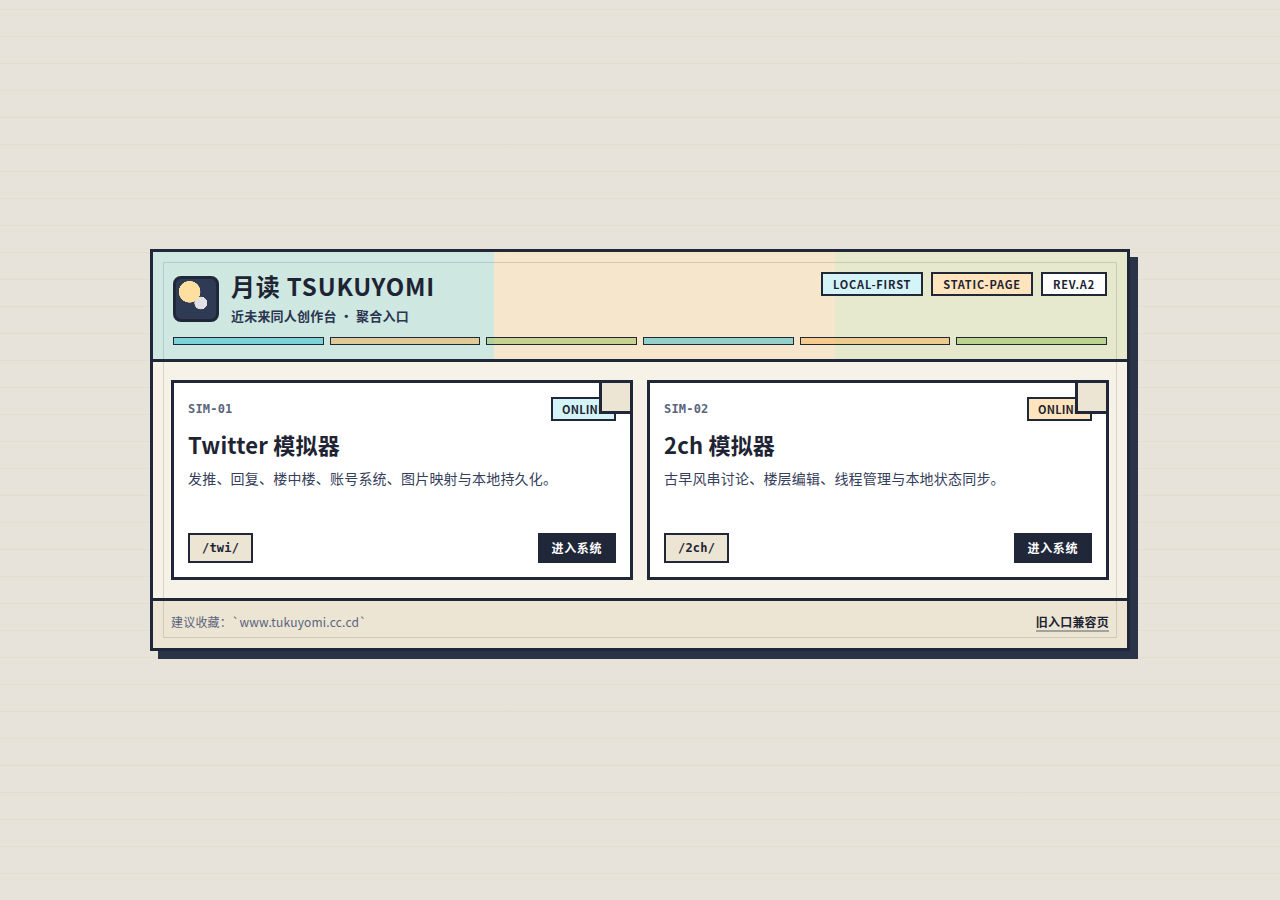
<file: index.html>
<!DOCTYPE html>
<html lang="zh-CN">
<head>
  <meta charset="UTF-8" />
  <meta name="viewport" content="width=device-width, initial-scale=1.0" />
  <meta name="theme-color" content="#f2ede2" />
  <title>月读 Tsukuyomi - 聚合入口</title>
  <link rel="icon" href="twi/assets/icon.svg" type="image/svg+xml" />
  <link rel="stylesheet" href="hub/style.css" />
</head>
<body>
  <main class="wrap">
    <section class="panel panel-main" aria-label="应用入口">
      <header class="top">
        <div class="top-row">
          <div class="brand">
            <div class="moon" aria-hidden="true"></div>
            <div>
              <h1>月读 Tsukuyomi</h1>
              <p class="sub">近未来同人创作台 · 聚合入口</p>
            </div>
          </div>
          <div class="sys-tags" aria-label="系统状态">
            <span class="tag cyan">LOCAL-FIRST</span>
            <span class="tag amber">STATIC-PAGE</span>
            <span class="tag">REV.A2</span>
          </div>
        </div>
        <div class="signal-grid" aria-hidden="true">
          <span></span><span></span><span></span><span></span><span></span><span></span>
        </div>
      </header>

      <div class="grid">
        <a class="card card-twi" href="./twi/" aria-label="进入 Twitter 模拟器">
          <div class="card-head">
            <span class="card-code">SIM-01</span>
            <span class="card-state">ONLINE</span>
          </div>
          <div class="title">Twitter 模拟器</div>
          <p class="desc">发推、回复、楼中楼、账号系统、图片映射与本地持久化。</p>
          <div class="meta">
            <span class="badge">/twi/</span>
            <span class="go">进入系统</span>
          </div>
        </a>

        <a class="card card-2ch" href="./2ch/" aria-label="进入 2ch 模拟器">
          <div class="card-head">
            <span class="card-code">SIM-02</span>
            <span class="card-state">ONLINE</span>
          </div>
          <div class="title">2ch 模拟器</div>
          <p class="desc">古早风串讨论、楼层编辑、线程管理与本地状态同步。</p>
          <div class="meta">
            <span class="badge">/2ch/</span>
            <span class="go">进入系统</span>
          </div>
        </a>
      </div>

      <footer class="foot">
        <span>建议收藏：`www.tukuyomi.cc.cd`</span>
        <a href="./hub/">旧入口兼容页</a>
      </footer>
    </section>
  </main>

  <script>
    (() => {
      if (!('serviceWorker' in navigator)) return;
      navigator.serviceWorker.getRegistrations().then((regs) => {
        regs.forEach((reg) => {
          try {
            const scopePath = new URL(reg.scope).pathname;
            if (scopePath === '/' || scopePath === '/site-publish/') {
              reg.unregister();
            }
          } catch (_) {
            reg.unregister();
          }
        });
      }).catch(() => {});
    })();
  </script>
</body>
</html>
</file>
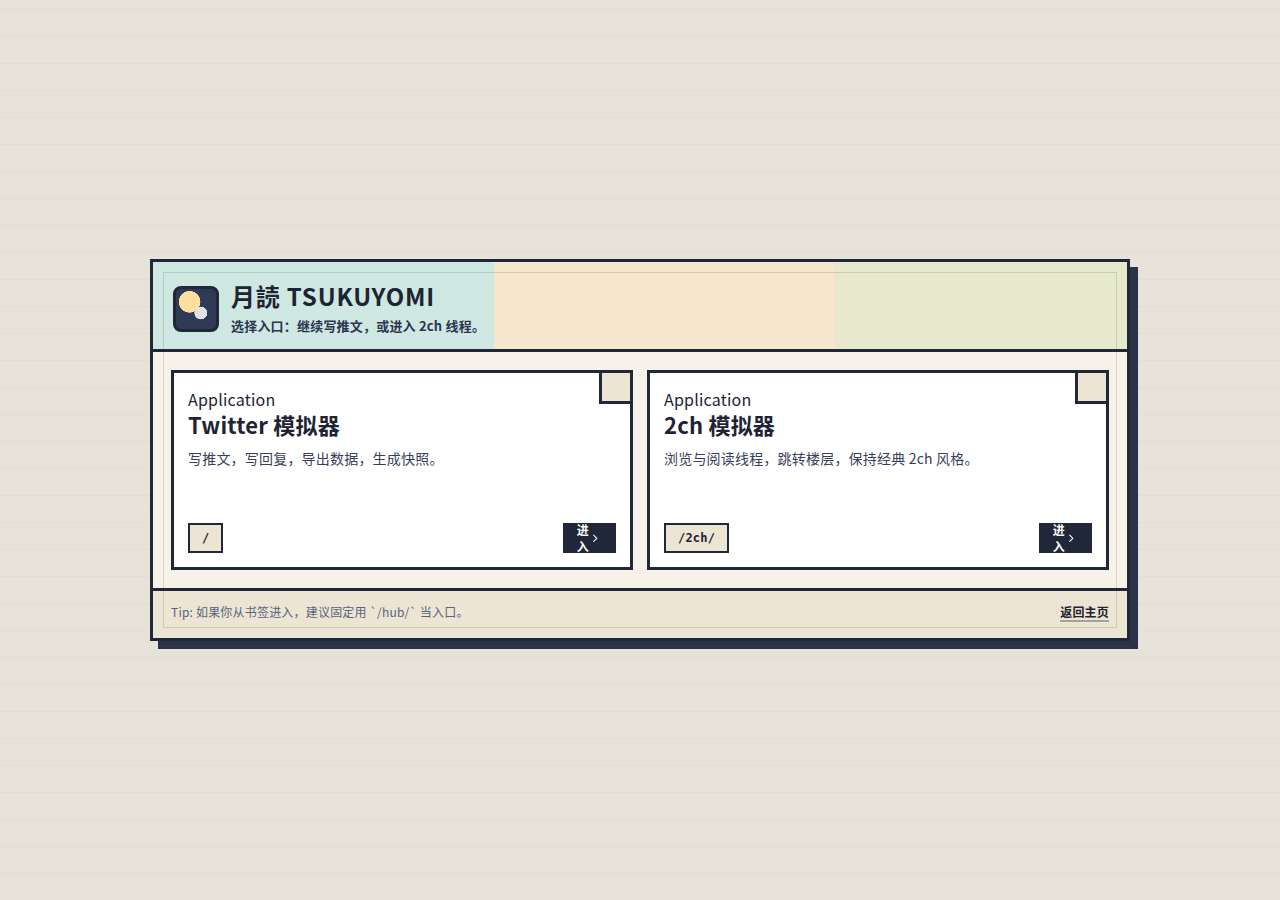
<file: hub/index.html>
<!DOCTYPE html>
<html lang="zh-CN">
  <head>
    <meta charset="UTF-8" />
    <meta name="viewport" content="width=device-width, initial-scale=1.0" />
    <meta name="theme-color" content="#0a0b10" />
    <title>Tsukuyomi Hub</title>
    <link rel="stylesheet" href="style.css" />
  </head>
  <body>
    <main class="wrap">
      <section class="panel" aria-label="应用入口">
        <header class="top">
          <div class="brand">
            <div class="moon" aria-hidden="true"></div>
            <div>
              <h1>月読 Tsukuyomi</h1>
              <p class="sub">选择入口：继续写推文，或进入 2ch 线程。</p>
            </div>
          </div>
        </header>

        <div class="grid">
          <a class="card" href="../" aria-label="进入 Twitter 模拟器">
            <div class="kicker"><span class="dot"></span><span>Application</span></div>
            <div class="title">Twitter 模拟器</div>
            <p class="desc">写推文，写回复，导出数据，生成快照。</p>
            <div class="meta">
              <span class="badge gold">/</span>
              <span class="go">
                <span>进入</span>
                <svg viewBox="0 0 24 24" fill="none" aria-hidden="true">
                  <path
                    d="M9 6l6 6-6 6"
                    stroke="currentColor"
                    stroke-width="2"
                    stroke-linecap="round"
                    stroke-linejoin="round"
                  />
                </svg>
              </span>
            </div>
          </a>

          <a class="card" href="../2ch/" aria-label="进入 2ch 模拟器">
            <div class="kicker"><span class="dot"></span><span>Application</span></div>
            <div class="title">2ch 模拟器</div>
            <p class="desc">浏览与阅读线程，跳转楼层，保持经典 2ch 风格。</p>
            <div class="meta">
              <span class="badge blue">/2ch/</span>
              <span class="go">
                <span>进入</span>
                <svg viewBox="0 0 24 24" fill="none" aria-hidden="true">
                  <path
                    d="M9 6l6 6-6 6"
                    stroke="currentColor"
                    stroke-width="2"
                    stroke-linecap="round"
                    stroke-linejoin="round"
                  />
                </svg>
              </span>
            </div>
          </a>
        </div>

        <footer class="foot">
          <span>Tip: 如果你从书签进入，建议固定用 `/hub/` 当入口。</span>
          <a href="../">返回主页</a>
        </footer>
      </section>
    </main>
  </body>
</html>
</file>
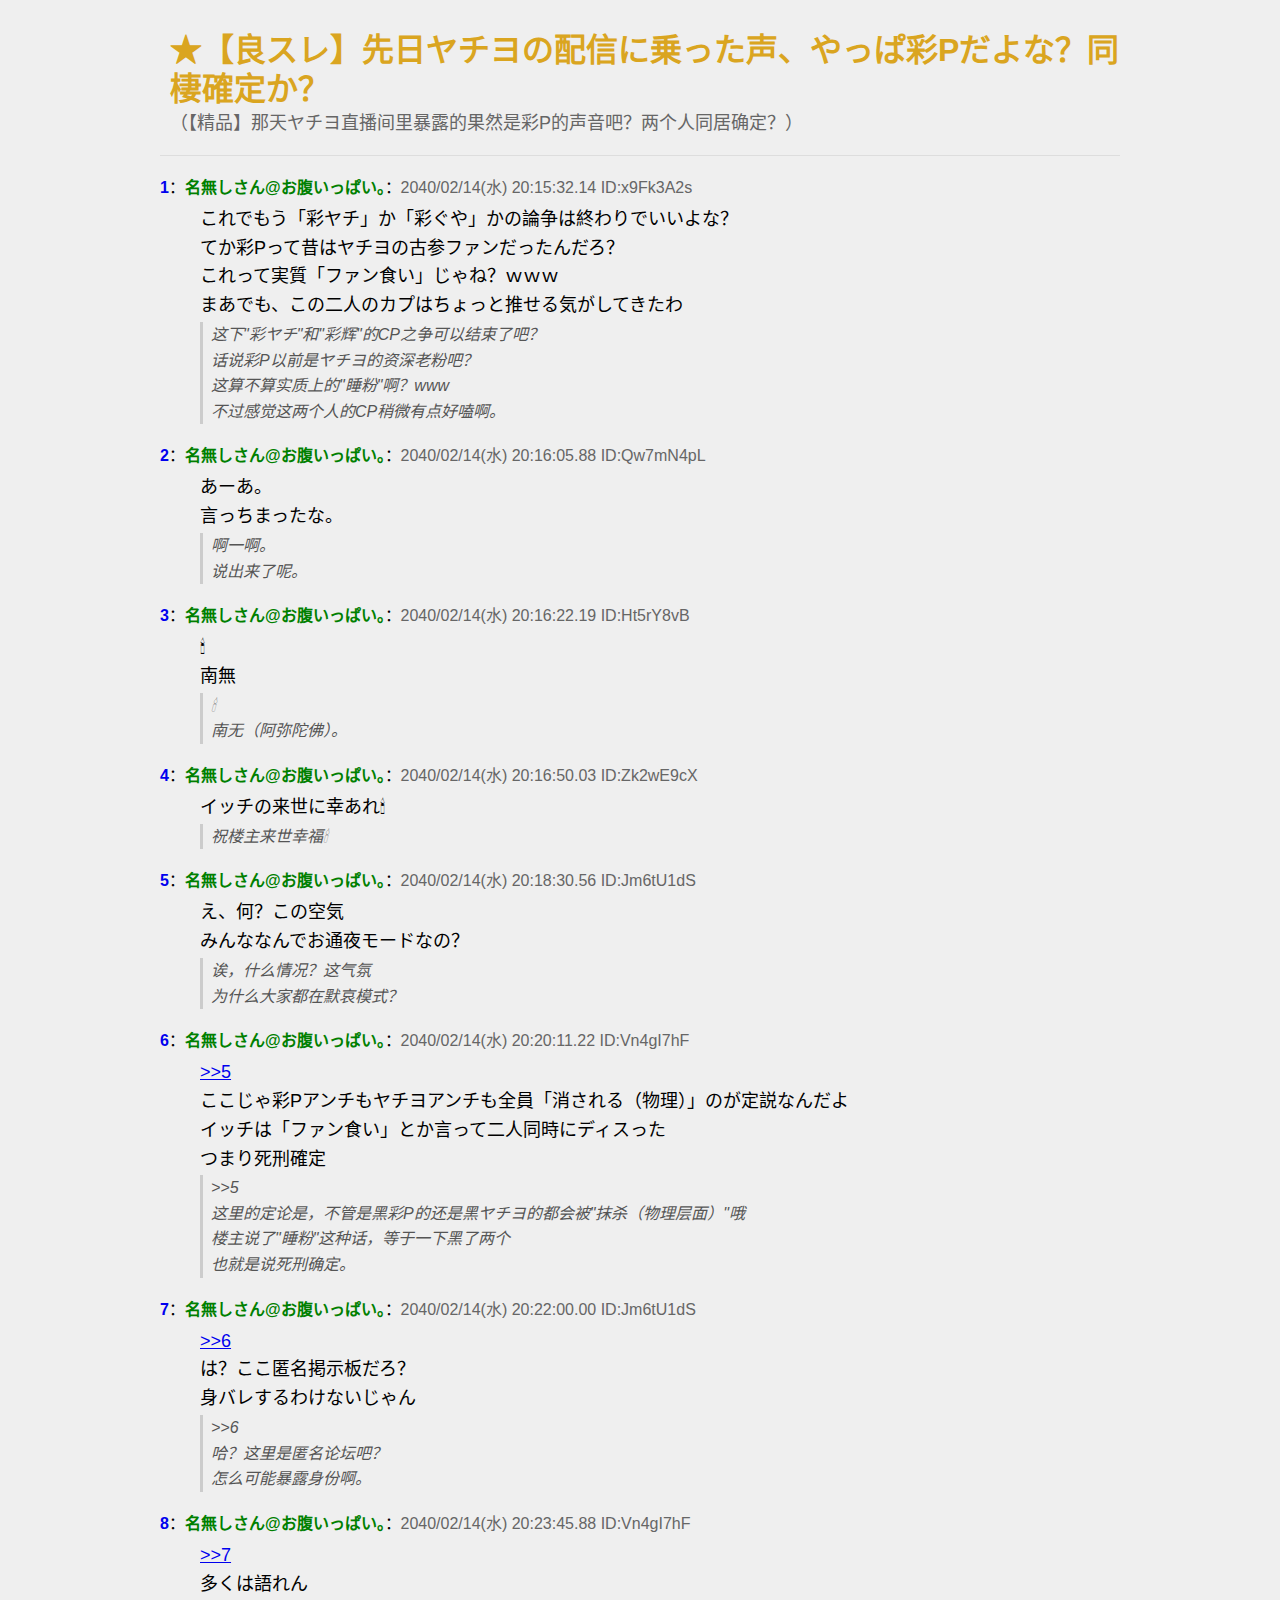
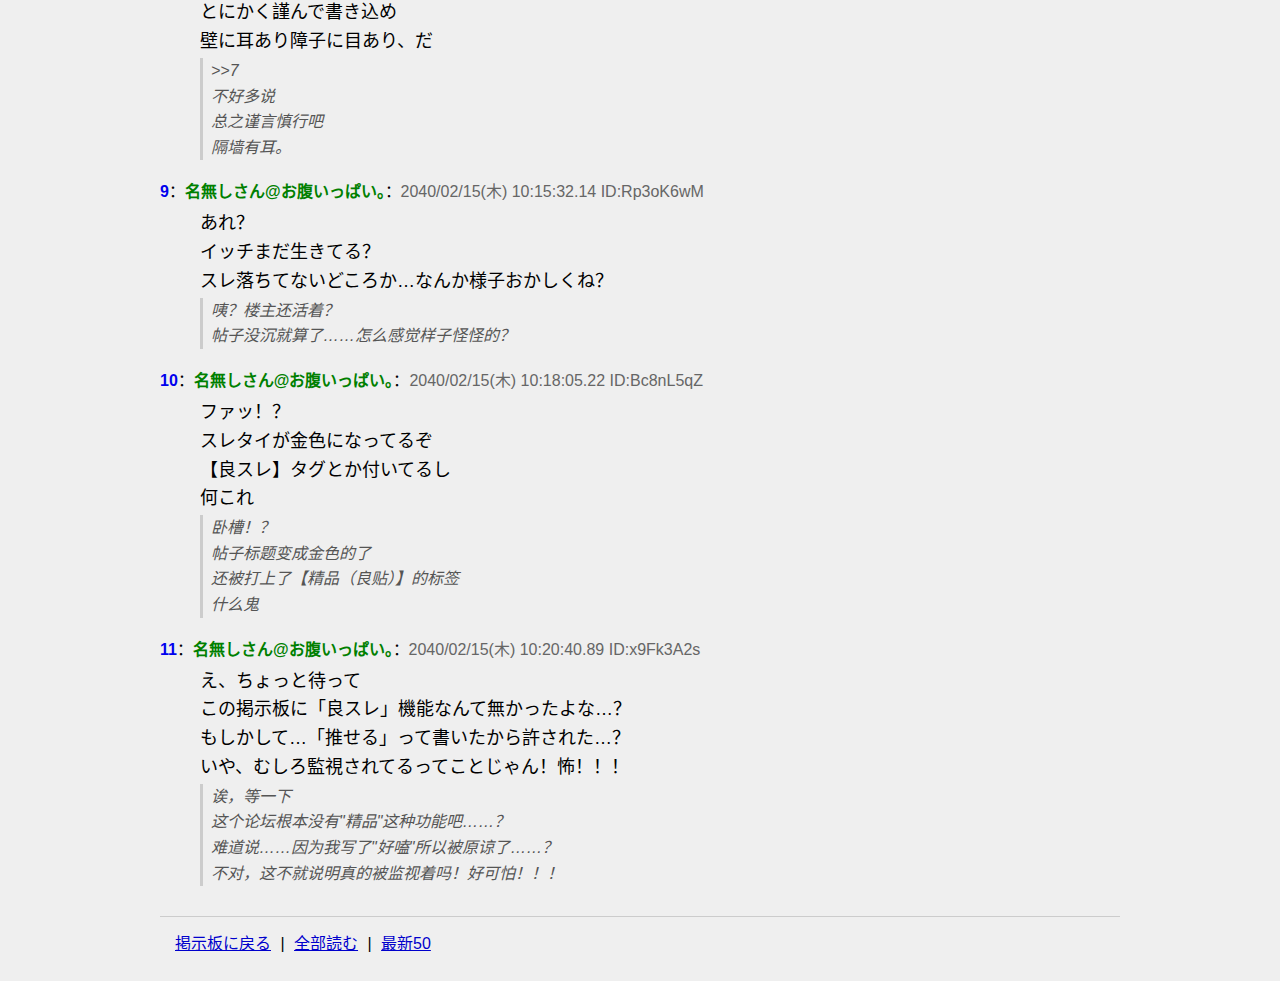
<file: 2ch/yachiyo_stream_voice_standalone.html>
<!DOCTYPE html>
<html lang="zh-CN">

<head>
    <meta charset="UTF-8">
    <meta name="viewport" content="width=device-width, initial-scale=1.0">
    <title>★【良スレ】先日ヤチヨの配信に乗った声、やっぱ彩Pだよな？同棲確定か？</title>
    <style>
        /* Base Reset & Fonts */
        body {
            margin: 0;
            padding: 0;
            background-color: #EFEFEF;
            color: #000;
            font-family: "MS PGothic", "IPAMonaPGothic", "Mona", "Sazanami Gothic", sans-serif;
            font-size: 16px;
            line-height: 1.5;
        }

        a {
            color: #00E;
            text-decoration: underline;
        }

        .container {
            max-width: 960px;
            margin: 0 auto;
            padding: 10px;
            background-color: #EFEFEF;
        }

        .thread-title {
            font-size: 32px;
            color: #FF0000;
            font-weight: bold;
            margin-bottom: 20px;
            padding-left: 10px;
            line-height: 1.2;
        }

        .title-subtitle {
            display: block;
            color: #666;
            font-size: 18px;
            font-weight: normal;
            margin-top: 5px;
        }

        .gold-title {
            color: #DAA520 !important;
        }

        .title-divider {
            border: none;
            border-top: 1px solid #DDD;
            margin: 10px 0 20px 0;
        }

        .post {
            margin-bottom: 20px;
        }

        .post-meta {
            margin-bottom: 5px;
            font-size: 16px;
        }

        .post-number {
            font-weight: bold;
            color: #00E;
        }

        .post-name {
            color: #008000;
            font-weight: bold;
        }

        .post-date {
            color: #666;
        }

        .post-uid {
            color: #666;
        }

        .post-body {
            padding-left: 40px;
            font-size: 18px;
            word-wrap: break-word;
            line-height: 1.6;
        }

        .fake-trans {
            border-left: 3px solid #CCC;
            background: transparent;
            padding-left: 8px;
            margin-top: 2px;
            font-size: 16px;
            color: #555;
            font-style: italic;
            display: block;
        }

        .anchor-link {
            color: #00E;
            cursor: pointer;
        }

        .thread-footer {
            margin-top: 30px;
            padding: 15px 10px;
            border-top: 1px solid #CCC;
            text-align: left;
        }

        .thread-footer a {
            color: #00C;
            text-decoration: underline;
            margin: 0 5px;
            font-size: 16px;
        }

        .thread-footer a:hover {
            color: #D00;
        }

        @media screen and (max-width: 600px) {
            .container {
                padding: 10px;
                max-width: 100%;
            }

            .thread-title {
                font-size: 24px;
            }

            .post-body {
                padding-left: 20px;
            }
        }
    </style>
</head>

<body>
    <div class="container">
        <h1 class="thread-title"><span class="gold-title">★【良スレ】先日ヤチヨの配信に乗った声、やっぱ彩Pだよな？同棲確定か？</span>
            <div class="title-subtitle">（【精品】那天ヤチヨ直播间里暴露的果然是彩P的声音吧？两个人同居确定？）</div>
        </h1>
        <hr class="title-divider">

        <div class="post">
            <div class="post-meta">
                <span class="post-number">1</span>：<span class="post-name">名無しさん@お腹いっぱい。</span>：<span
                    class="post-date">2040/02/14(水) 20:15:32.14</span> <span class="post-uid">ID:x9Fk3A2s</span>
            </div>
            <div class="post-body">
                これでもう「彩ヤチ」か「彩ぐや」かの論争は終わりでいいよな？<br>
                てか彩Pって昔はヤチヨの古参ファンだったんだろ？<br>
                これって実質「ファン食い」じゃね？ｗｗｗ<br>
                まあでも、この二人のカプはちょっと推せる気がしてきたわ
                <div class="fake-trans">
                    这下"彩ヤチ"和"彩辉"的CP之争可以结束了吧？<br>话说彩P以前是ヤチヨ的资深老粉吧？<br>这算不算实质上的"睡粉"啊？www<br>不过感觉这两个人的CP稍微有点好嗑啊。</div>
            </div>
        </div>

        <div class="post">
            <div class="post-meta">
                <span class="post-number">2</span>：<span class="post-name">名無しさん@お腹いっぱい。</span>：<span
                    class="post-date">2040/02/14(水) 20:16:05.88</span> <span class="post-uid">ID:Qw7mN4pL</span>
            </div>
            <div class="post-body">
                あーあ。<br>
                言っちまったな。
                <div class="fake-trans">啊一啊。<br>说出来了呢。</div>
            </div>
        </div>

        <div class="post">
            <div class="post-meta">
                <span class="post-number">3</span>：<span class="post-name">名無しさん@お腹いっぱい。</span>：<span
                    class="post-date">2040/02/14(水) 20:16:22.19</span> <span class="post-uid">ID:Ht5rY8vB</span>
            </div>
            <div class="post-body">
                🕯<br>
                南無
                <div class="fake-trans">🕯<br>南无（阿弥陀佛）。</div>
            </div>
        </div>

        <div class="post">
            <div class="post-meta">
                <span class="post-number">4</span>：<span class="post-name">名無しさん@お腹いっぱい。</span>：<span
                    class="post-date">2040/02/14(水) 20:16:50.03</span> <span class="post-uid">ID:Zk2wE9cX</span>
            </div>
            <div class="post-body">
                イッチの来世に幸あれ🕯
                <div class="fake-trans">祝楼主来世幸福🕯</div>
            </div>
        </div>

        <div class="post">
            <div class="post-meta">
                <span class="post-number">5</span>：<span class="post-name">名無しさん@お腹いっぱい。</span>：<span
                    class="post-date">2040/02/14(水) 20:18:30.56</span> <span class="post-uid">ID:Jm6tU1dS</span>
            </div>
            <div class="post-body">
                え、何？この空気<br>
                みんななんでお通夜モードなの？
                <div class="fake-trans">诶，什么情况？这气氛<br>为什么大家都在默哀模式？</div>
            </div>
        </div>

        <div class="post">
            <div class="post-meta">
                <span class="post-number">6</span>：<span class="post-name">名無しさん@お腹いっぱい。</span>：<span
                    class="post-date">2040/02/14(水) 20:20:11.22</span> <span class="post-uid">ID:Vn4gI7hF</span>
            </div>
            <div class="post-body">
                <a class="anchor-link">&gt;&gt;5</a><br>
                ここじゃ彩Pアンチもヤチヨアンチも全員「消される（物理）」のが定説なんだよ<br>
                イッチは「ファン食い」とか言って二人同時にディスった<br>
                つまり死刑確定
                <div class="fake-trans">
                    &gt;&gt;5<br>这里的定论是，不管是黑彩P的还是黑ヤチヨ的都会被"抹杀（物理层面）"哦<br>楼主说了"睡粉"这种话，等于一下黑了两个<br>也就是说死刑确定。</div>
            </div>
        </div>

        <div class="post">
            <div class="post-meta">
                <span class="post-number">7</span>：<span class="post-name">名無しさん@お腹いっぱい。</span>：<span
                    class="post-date">2040/02/14(水) 20:22:00.00</span> <span class="post-uid">ID:Jm6tU1dS</span>
            </div>
            <div class="post-body">
                <a class="anchor-link">&gt;&gt;6</a><br>
                は？ここ匿名掲示板だろ？<br>
                身バレするわけないじゃん
                <div class="fake-trans">&gt;&gt;6<br>哈？这里是匿名论坛吧？<br>怎么可能暴露身份啊。</div>
            </div>
        </div>

        <div class="post">
            <div class="post-meta">
                <span class="post-number">8</span>：<span class="post-name">名無しさん@お腹いっぱい。</span>：<span
                    class="post-date">2040/02/14(水) 20:23:45.88</span> <span class="post-uid">ID:Vn4gI7hF</span>
            </div>
            <div class="post-body">
                <a class="anchor-link">&gt;&gt;7</a><br>
                多くは語れん<br>
                とにかく謹んで書き込め<br>
                壁に耳あり障子に目あり、だ
                <div class="fake-trans">&gt;&gt;7<br>不好多说<br>总之谨言慎行吧<br>隔墙有耳。</div>
            </div>
        </div>

        <div class="post">
            <div class="post-meta">
                <span class="post-number">9</span>：<span class="post-name">名無しさん@お腹いっぱい。</span>：<span
                    class="post-date">2040/02/15(木) 10:15:32.14</span> <span class="post-uid">ID:Rp3oK6wM</span>
            </div>
            <div class="post-body">
                あれ？<br>
                イッチまだ生きてる？<br>
                スレ落ちてないどころか…なんか様子おかしくね？
                <div class="fake-trans">咦？楼主还活着？<br>帖子没沉就算了……怎么感觉样子怪怪的？</div>
            </div>
        </div>

        <div class="post">
            <div class="post-meta">
                <span class="post-number">10</span>：<span class="post-name">名無しさん@お腹いっぱい。</span>：<span
                    class="post-date">2040/02/15(木) 10:18:05.22</span> <span class="post-uid">ID:Bc8nL5qZ</span>
            </div>
            <div class="post-body">
                ファッ！？<br>
                スレタイが金色になってるぞ<br>
                【良スレ】タグとか付いてるし<br>
                何これ
                <div class="fake-trans">卧槽！？<br>帖子标题变成金色的了<br>还被打上了【精品（良贴）】的标签<br>什么鬼</div>
            </div>
        </div>

        <div class="post">
            <div class="post-meta">
                <span class="post-number">11</span>：<span class="post-name">名無しさん@お腹いっぱい。</span>：<span
                    class="post-date">2040/02/15(木) 10:20:40.89</span> <span class="post-uid">ID:x9Fk3A2s</span>
            </div>
            <div class="post-body">
                え、ちょっと待って<br>
                この掲示板に「良スレ」機能なんて無かったよな…？<br>
                もしかして…「推せる」って書いたから許された…？<br>
                いや、むしろ監視されてるってことじゃん！怖！！！
                <div class="fake-trans">
                    诶，等一下<br>这个论坛根本没有"精品"这种功能吧……？<br>难道说……因为我写了"好嗑"所以被原谅了……？<br>不对，这不就说明真的被监视着吗！好可怕！！！</div>
            </div>
        </div>

        <div class="thread-footer">
            <a href="javascript:void(0)">掲示板に戻る</a> | <a href="javascript:void(0)">全部読む</a> | <a
                href="javascript:void(0)">最新50</a>
        </div>
    </div>
</body>

</html>
</file>
<file: hub/style.css>
:root {
  --bg: #f2ede2;
  --panel: #f7f2e7;
  --ink: #1e2433;
  --muted: #5a647b;
  --line: #202738;
  --tile: #ece5d4;
  --cyan: #18b8c8;
  --amber: #f3a93e;
  --lime: #8cb741;
  --white: #ffffff;
}

* {
  box-sizing: border-box;
}

html,
body {
  height: 100%;
}

body {
  margin: 0;
  color: var(--ink);
  background:
    linear-gradient(0deg, rgba(32, 39, 56, 0.05), rgba(32, 39, 56, 0.05)),
    repeating-linear-gradient(
      0deg,
      var(--bg) 0,
      var(--bg) 26px,
      #ede7d9 26px,
      #ede7d9 27px
    );
  font-family: "Bahnschrift", "DIN Alternate", "Yu Gothic UI", "PingFang SC", "Source Han Sans SC", "Noto Sans CJK SC", sans-serif;
  letter-spacing: 0.2px;
}

.wrap {
  min-height: 100%;
  display: grid;
  place-items: center;
  padding: 30px 14px;
}

.panel {
  width: min(980px, 100%);
  border: 3px solid var(--line);
  background: var(--panel);
  box-shadow: 8px 8px 0 #2a3348;
  position: relative;
  overflow: hidden;
}

.panel::before {
  content: "";
  position: absolute;
  inset: 10px;
  border: 1px solid rgba(32, 39, 56, 0.15);
  pointer-events: none;
}

.top {
  padding: 20px 20px 14px;
  border-bottom: 3px solid var(--line);
  background:
    linear-gradient(90deg, rgba(24, 184, 200, 0.18) 0 35%, rgba(243, 169, 62, 0.16) 35% 70%, rgba(140, 183, 65, 0.16) 70% 100%);
}

.top-row {
  display: flex;
  align-items: flex-start;
  justify-content: space-between;
  gap: 14px;
}

.brand {
  display: flex;
  align-items: center;
  gap: 12px;
}

.moon {
  width: 46px;
  height: 46px;
  border: 3px solid var(--line);
  border-radius: 8px;
  background:
    radial-gradient(circle at 34% 32%, #ffdf9f 0 28%, transparent 29%),
    radial-gradient(circle at 62% 60%, rgba(255, 255, 255, 0.85) 0 18%, transparent 19%),
    #2f3a55;
}

h1 {
  margin: 0;
  font-size: 24px;
  line-height: 1.15;
  font-weight: 800;
  text-transform: uppercase;
  letter-spacing: 0.8px;
}

.sub {
  margin: 6px 0 0;
  color: #2b3550;
  font-size: 13px;
  font-weight: 600;
}

.sys-tags {
  display: flex;
  flex-wrap: wrap;
  justify-content: flex-end;
  gap: 8px;
}

.tag {
  display: inline-flex;
  align-items: center;
  height: 24px;
  padding: 0 10px;
  border: 2px solid var(--line);
  background: var(--white);
  font-size: 11px;
  font-weight: 800;
  line-height: 1;
  letter-spacing: 0.8px;
}

.tag.cyan {
  background: #d5f4f8;
}

.tag.amber {
  background: #ffe4be;
}

.signal-grid {
  margin-top: 12px;
  display: grid;
  grid-template-columns: repeat(6, minmax(0, 1fr));
  gap: 6px;
}

.signal-grid span {
  height: 8px;
  border: 1px solid var(--line);
  background: var(--tile);
}

.signal-grid span:nth-child(3n + 1) {
  background: rgba(24, 184, 200, 0.45);
}

.signal-grid span:nth-child(3n + 2) {
  background: rgba(243, 169, 62, 0.45);
}

.signal-grid span:nth-child(3n + 3) {
  background: rgba(140, 183, 65, 0.45);
}

.grid {
  padding: 18px;
  display: grid;
  grid-template-columns: repeat(2, minmax(0, 1fr));
  gap: 14px;
}

.card {
  position: relative;
  border: 3px solid var(--line);
  background: var(--white);
  color: inherit;
  text-decoration: none;
  padding: 14px;
  display: flex;
  flex-direction: column;
  min-height: 200px;
  transition: transform 150ms ease, box-shadow 150ms ease;
}

.card::after {
  content: "";
  position: absolute;
  right: 0;
  top: 0;
  width: 28px;
  height: 28px;
  border-left: 3px solid var(--line);
  border-bottom: 3px solid var(--line);
  background: var(--tile);
}

.card:hover {
  transform: translate(-2px, -2px);
  box-shadow: 6px 6px 0 #2a3348;
}

.card:focus-visible {
  outline: 3px solid #ff6f5e;
  outline-offset: 2px;
}

.card-head {
  display: flex;
  justify-content: space-between;
  align-items: center;
  margin-bottom: 10px;
  gap: 10px;
}

.card-code {
  font-family: "Cascadia Mono", "Consolas", "Source Code Pro", monospace;
  font-size: 12px;
  font-weight: 700;
  color: var(--muted);
}

.card-state {
  display: inline-flex;
  align-items: center;
  height: 24px;
  padding: 0 9px;
  border: 2px solid var(--line);
  font-size: 11px;
  font-weight: 800;
  background: #d7f2c6;
}

.card-twi .card-state {
  background: #d5f4f8;
}

.card-2ch .card-state {
  background: #ffe4be;
}

.title {
  font-size: 22px;
  font-weight: 800;
  line-height: 1.2;
  margin: 0 0 10px;
}

.desc {
  margin: 0;
  color: #36405b;
  line-height: 1.6;
  font-size: 14px;
  flex: 1;
}

.meta {
  margin-top: 14px;
  display: flex;
  align-items: center;
  justify-content: space-between;
  gap: 10px;
}

.badge {
  display: inline-flex;
  align-items: center;
  height: 30px;
  padding: 0 12px;
  border: 2px solid var(--line);
  background: var(--tile);
  font-family: "Cascadia Mono", "Consolas", monospace;
  font-size: 12px;
  font-weight: 700;
}

.go {
  display: inline-flex;
  align-items: center;
  height: 30px;
  padding: 0 12px;
  border: 2px solid var(--line);
  background: var(--line);
  color: var(--white);
  font-size: 12px;
  font-weight: 800;
  letter-spacing: 0.6px;
}

.foot {
  border-top: 3px solid var(--line);
  padding: 12px 18px 16px;
  display: flex;
  justify-content: space-between;
  flex-wrap: wrap;
  gap: 10px;
  font-size: 12px;
  color: var(--muted);
  background: var(--tile);
}

.foot a {
  color: var(--ink);
  text-decoration: none;
  border-bottom: 2px solid rgba(30, 36, 51, 0.35);
  font-weight: 700;
}

.foot a:hover {
  border-bottom-color: var(--ink);
}

code {
  font-family: "Cascadia Mono", "Consolas", monospace;
}

@media (max-width: 860px) {
  .top-row {
    flex-direction: column;
    align-items: flex-start;
  }

  .sys-tags {
    justify-content: flex-start;
  }

  .grid {
    grid-template-columns: 1fr;
  }

  .card {
    min-height: 180px;
  }
}

@media (max-width: 520px) {
  .wrap {
    padding: 14px 10px;
  }

  .panel {
    border-width: 2px;
    box-shadow: 5px 5px 0 #2a3348;
  }

  .top {
    border-bottom-width: 2px;
    padding: 14px 12px 12px;
  }

  .grid {
    padding: 10px;
    gap: 10px;
  }

  .card {
    border-width: 2px;
    padding: 12px;
  }

  .title {
    font-size: 20px;
  }

  .foot {
    border-top-width: 2px;
    padding: 10px 12px 12px;
  }
}
</file>
